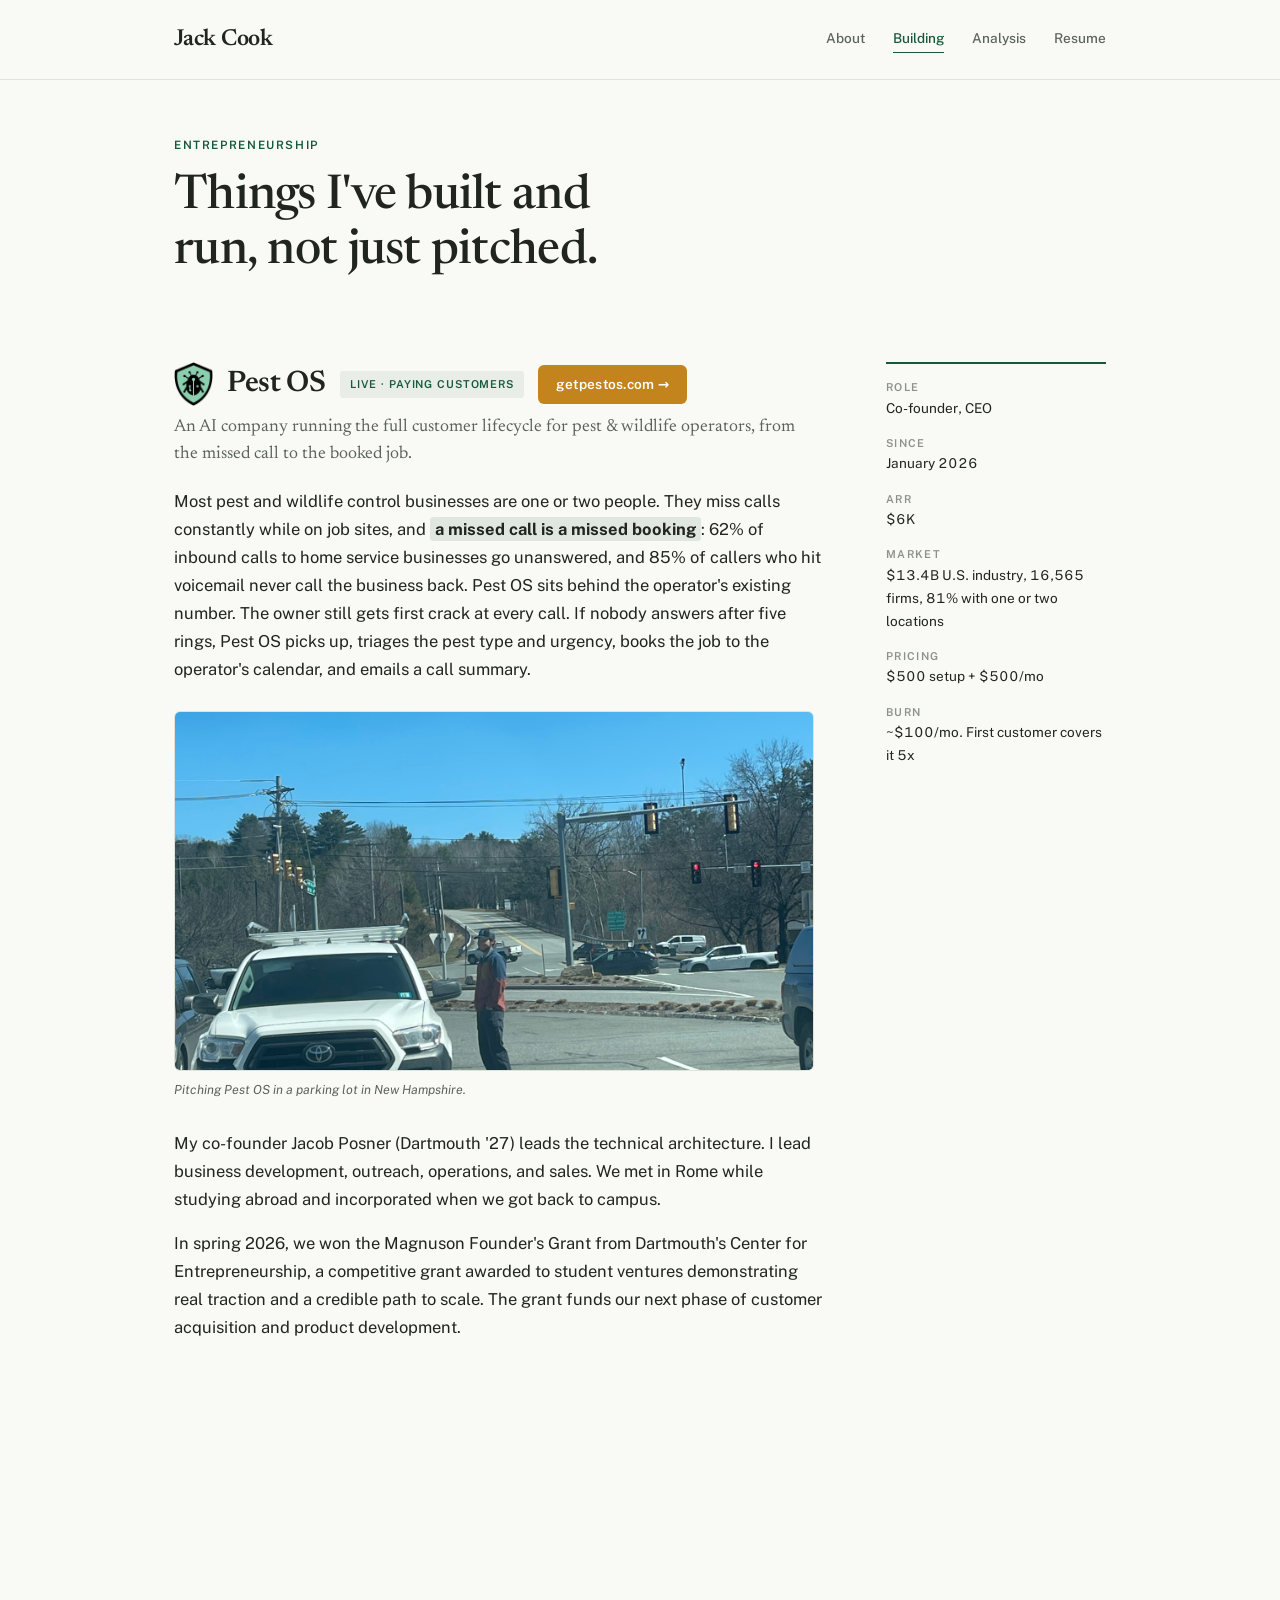
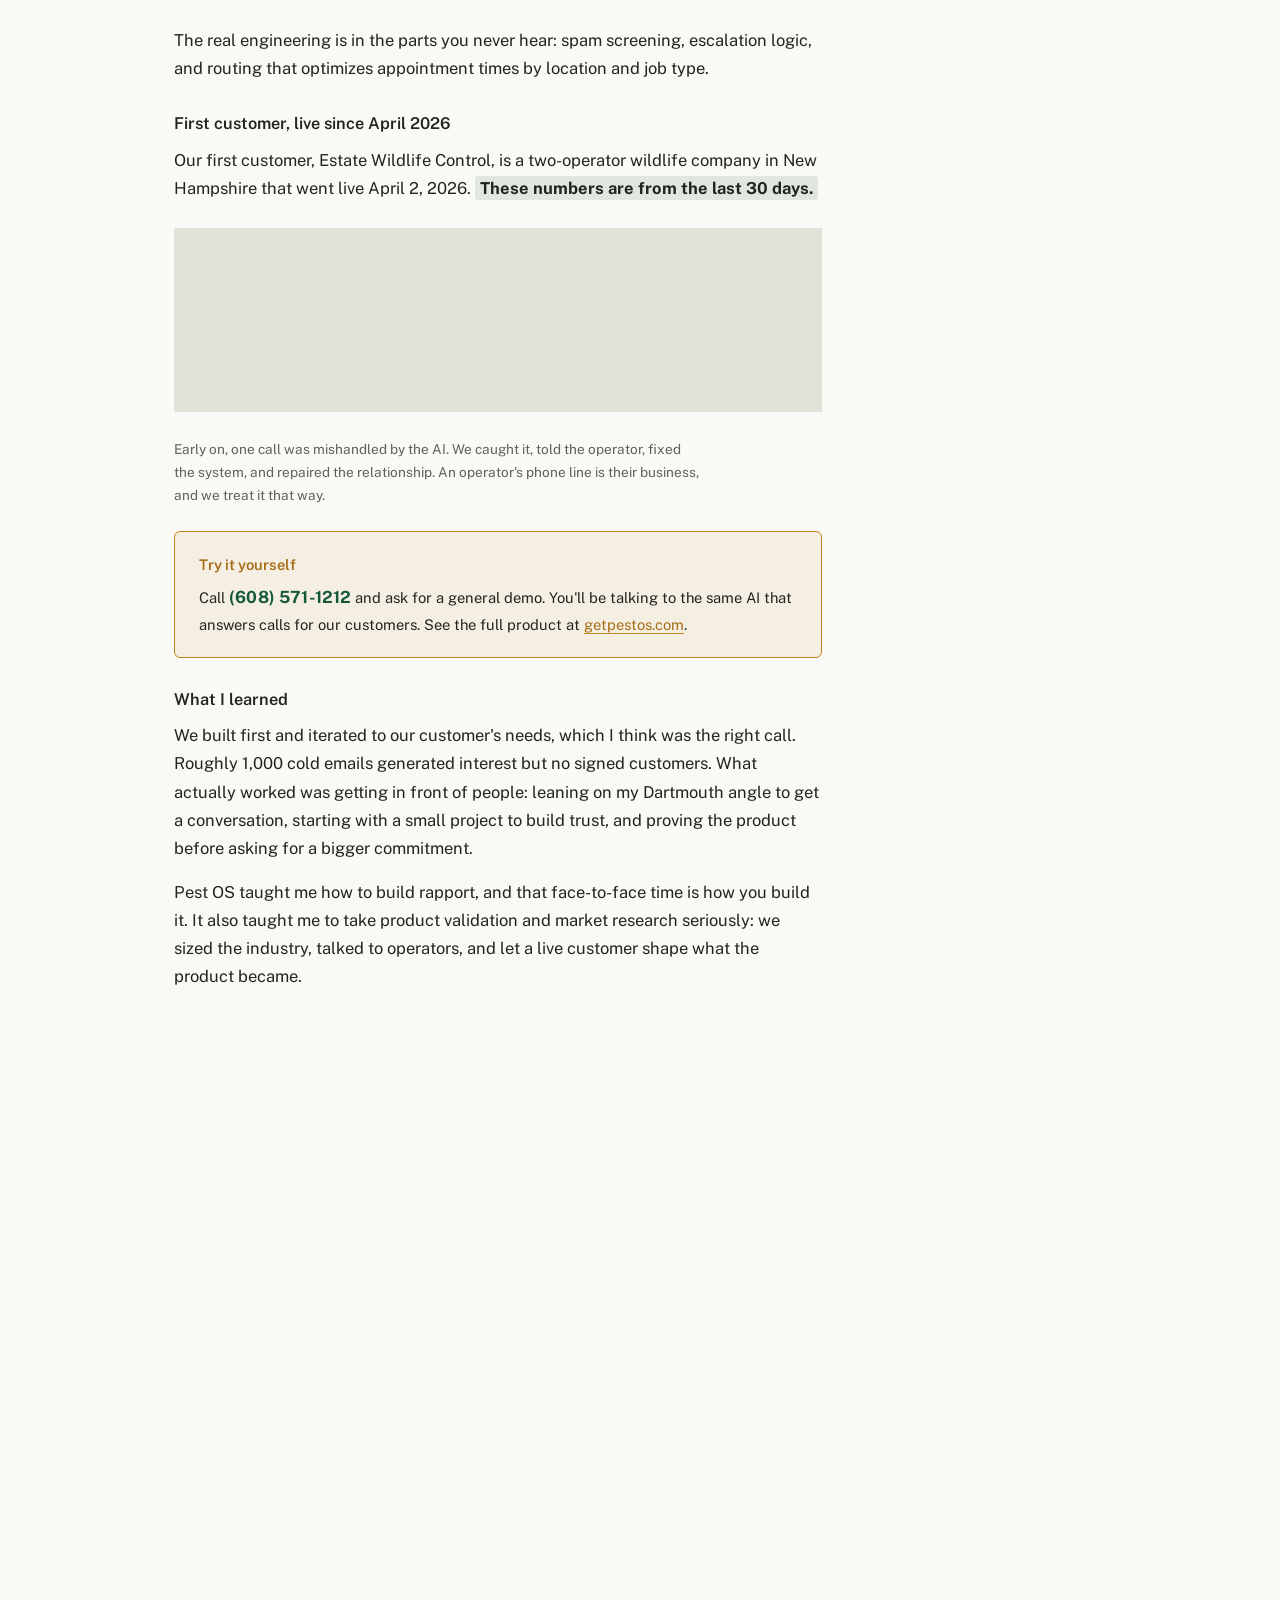
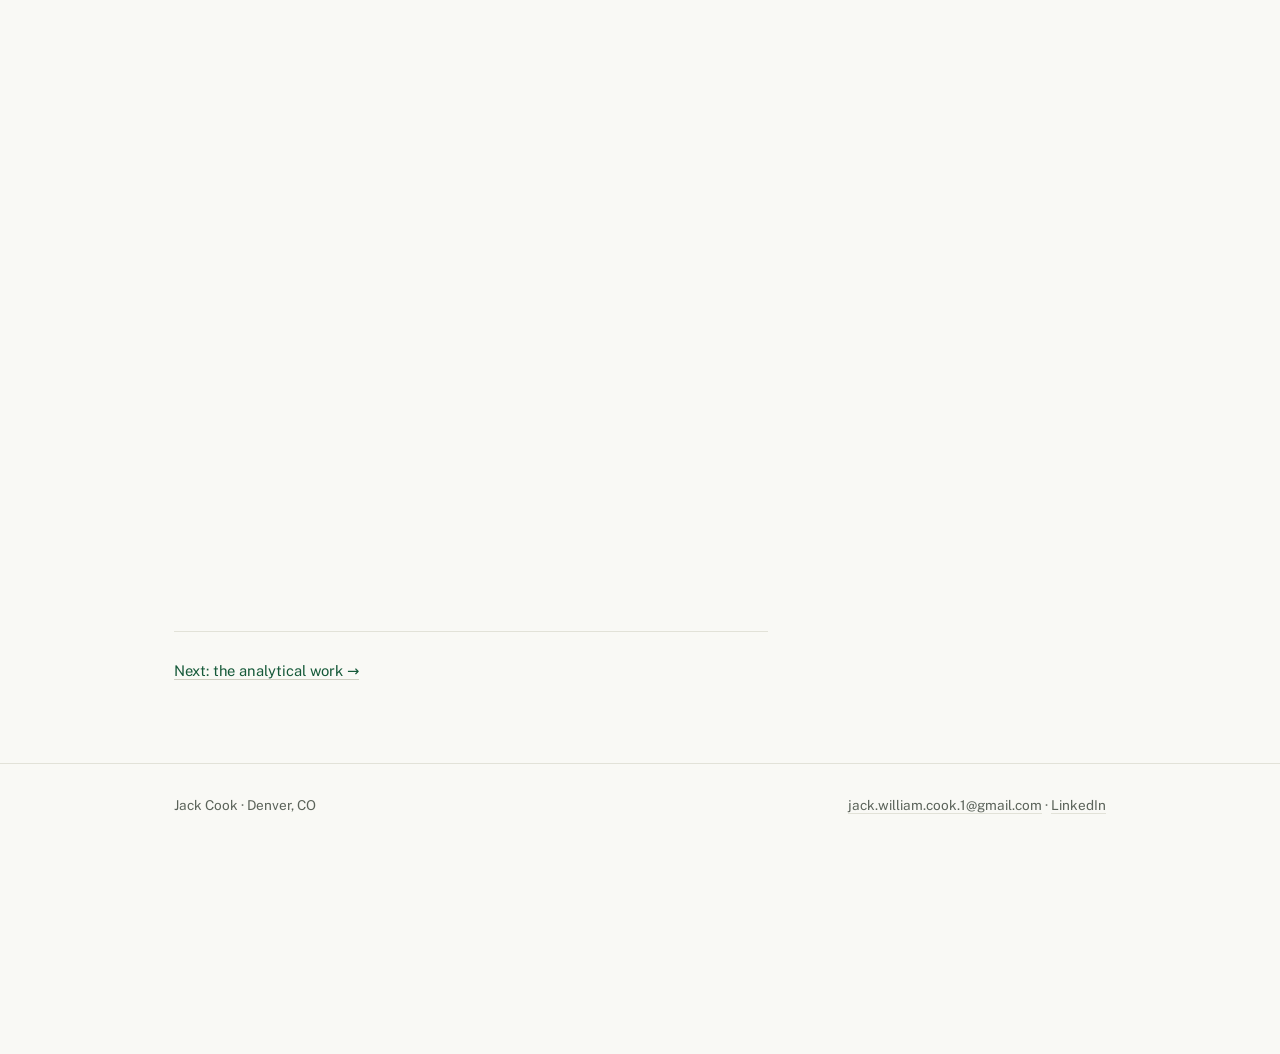
<file: ai.html>
<!DOCTYPE html>
<html lang="en">
<head>
<meta charset="UTF-8">
<meta http-equiv="refresh" content="0; url=building.html">
<link rel="canonical" href="https://jackcook.xyz/building.html">
<title>Jack Cook</title>
</head>
<body>
<p><a href="building.html">This page has moved.</a></p>
</body>
</html>
</file>
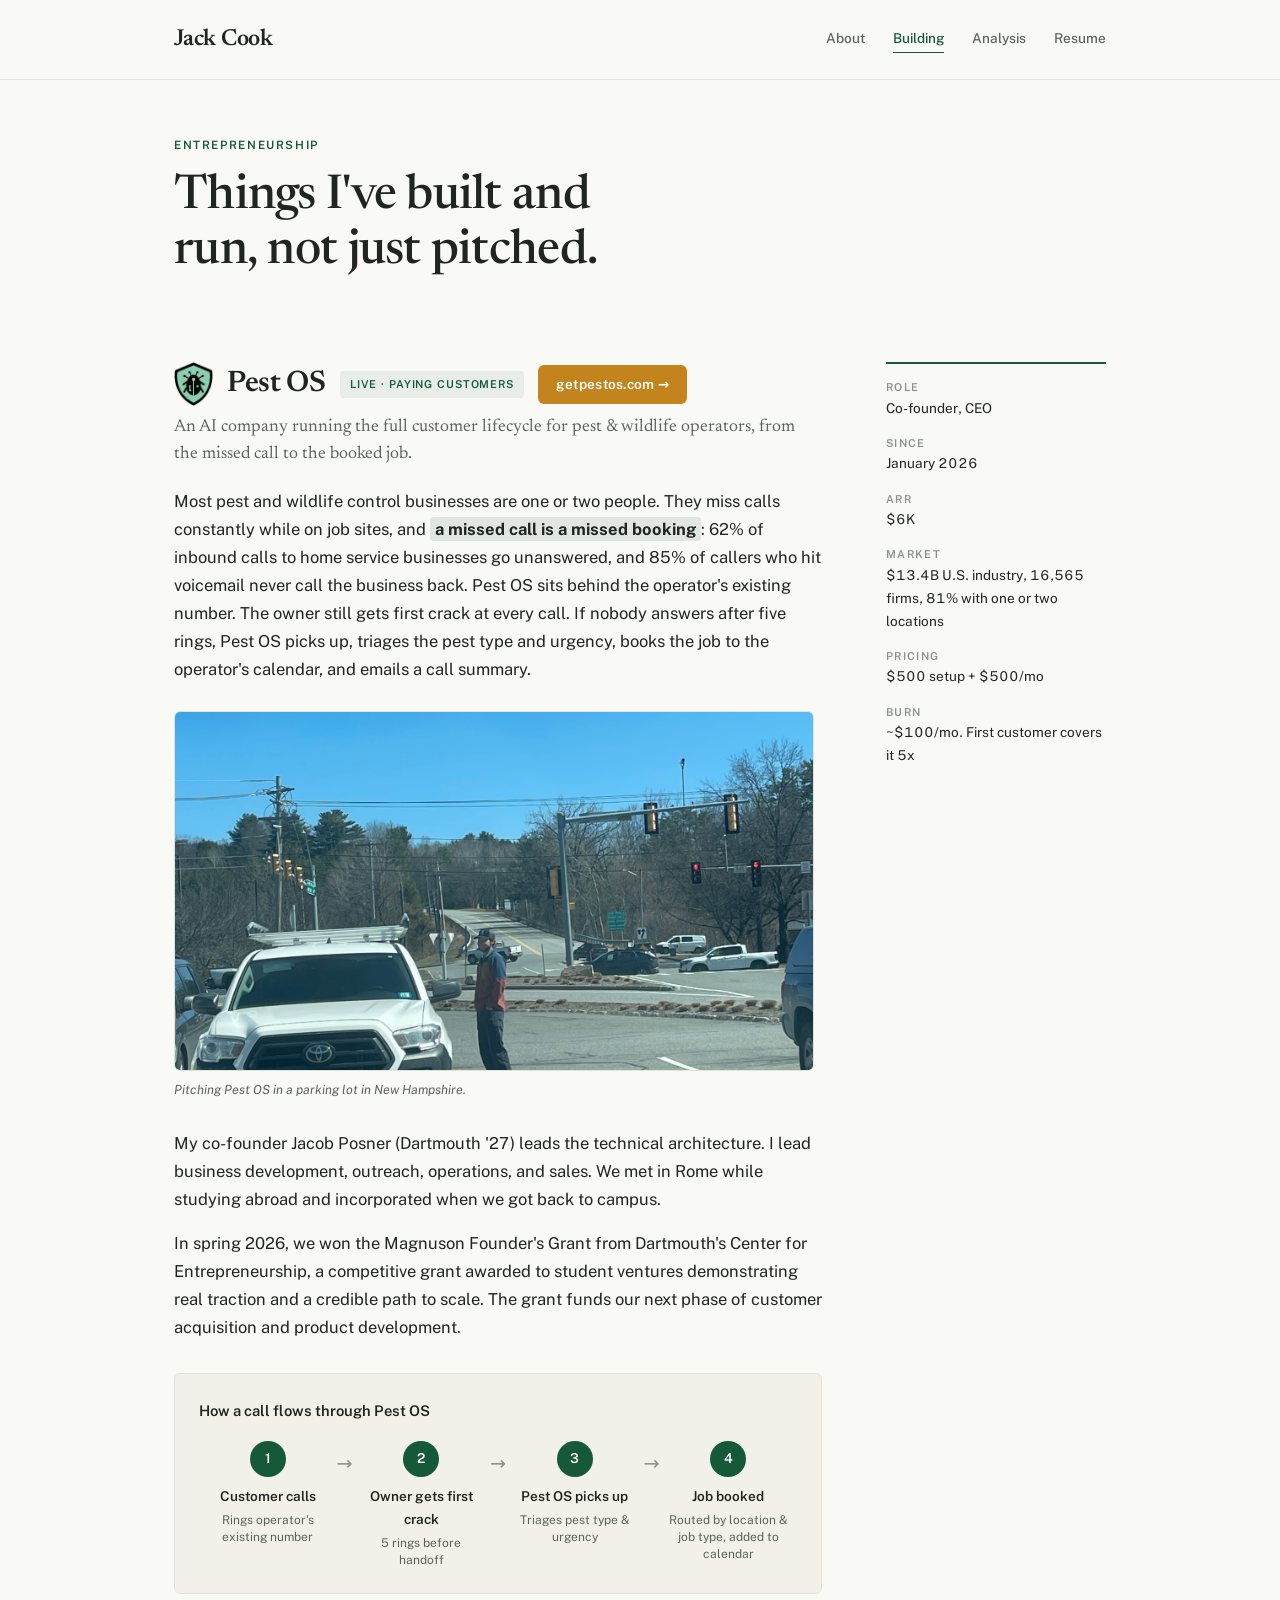
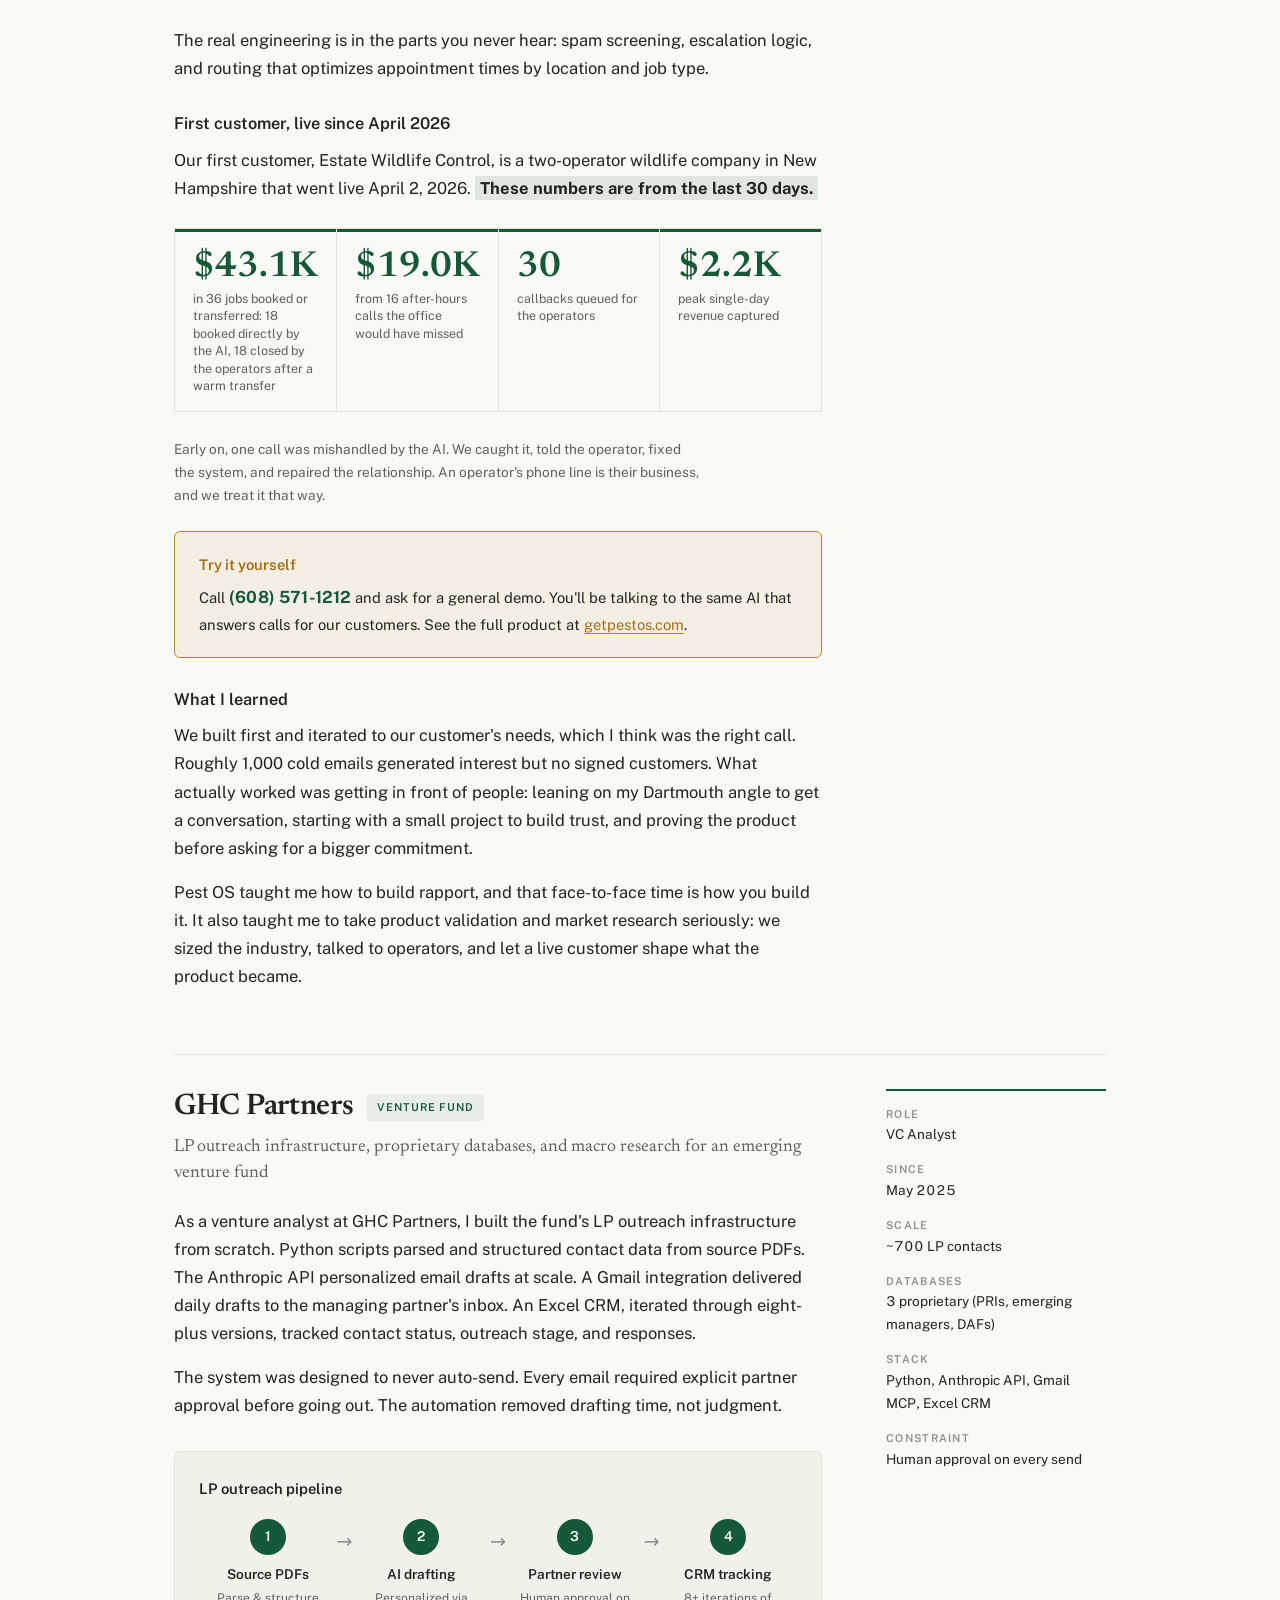
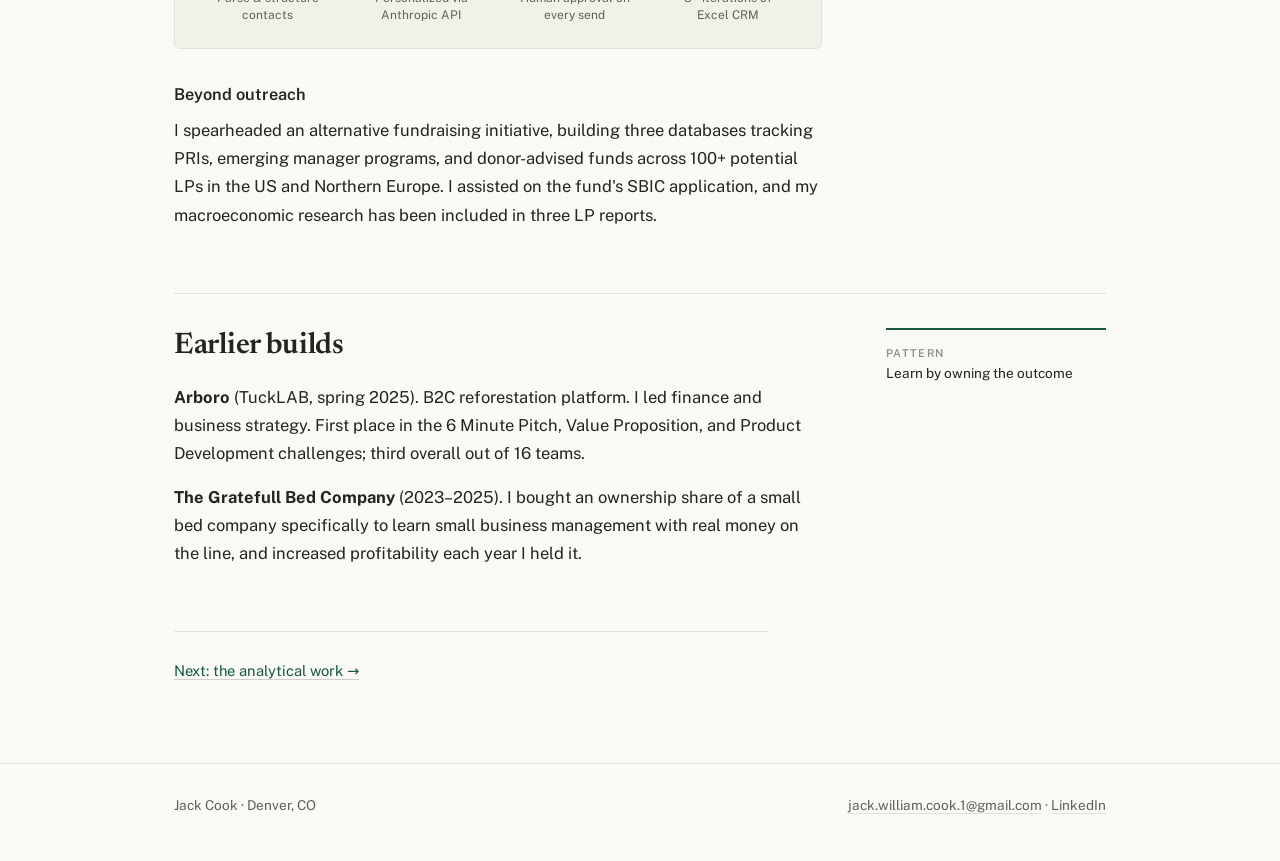
<file: building.html>
<!DOCTYPE html>
<html lang="en">
<head>
<meta charset="UTF-8">
<meta name="viewport" content="width=device-width, initial-scale=1.0">
<title>Entrepreneurship &middot; Jack Cook</title>
<meta name="description" content="Pest OS, a company managing the full customer lifecycle for pest and wildlife operators, and LP infrastructure built for GHC Partners.">
<link rel="preconnect" href="https://fonts.googleapis.com">
<link rel="preconnect" href="https://fonts.gstatic.com" crossorigin>
<link href="https://fonts.googleapis.com/css2?family=Newsreader:opsz,wght@6..72,400;6..72,500;6..72,600&family=Public+Sans:wght@400;500;600&display=swap" rel="stylesheet">
<link rel="stylesheet" href="styles.css?v=20">
<script>document.documentElement.classList.add('js')</script>
</head>
<body>

<header class="site">
  <div class="site-inner">
    <a class="brand" href="index.html">Jack Cook</a>
    <nav class="main" aria-label="Main">
      <a href="index.html">About</a>
      <a href="building.html" aria-current="page">Building</a>
      <a href="analysis.html">Analysis</a>
      <a href="resume.html">Resume</a>
    </nav>
  </div>
</header>

<main>
  <div class="wrap">

    <section>
      <p class="eyebrow">Entrepreneurship</p>
      <h1>Things I've built and run, not just pitched.</h1>
    </section>

    <!-- ===== PEST OS ===== -->
    <section class="project reveal" id="pestos">
      <div class="body">
        <div class="project-header">
          <img class="project-logo" src="assets/logos/pestos-logo.png" alt="Pest OS logo">
          <h2>Pest OS</h2>
          <span class="project-badge">Live &middot; Paying customers</span>
          <a class="doc doc-big" href="https://www.getpestos.com" target="_blank" rel="noopener">getpestos.com &rarr;</a>
        </div>
        <p class="project-tagline">An AI company running the full customer lifecycle for pest &amp; wildlife operators, from the missed call to the booked job.</p>

        <p>Most pest and wildlife control businesses are one or two people. They miss calls constantly while on job sites, and <strong><mark>a missed call is a missed booking</mark></strong>: 62% of inbound calls to home service businesses go unanswered, and 85% of callers who hit voicemail never call the business back. Pest OS sits behind the operator's existing number. The owner still gets first crack at every call. If nobody answers after five rings, Pest OS picks up, triages the pest type and urgency, books the job to the operator's calendar, and emails a call summary.</p>

        <figure class="feature-image">
          <img src="assets/photos/parking-lot-pitch.jpg" alt="Jack pitching Pest OS to a pest control company in a parking lot in New Hampshire">
          <figcaption>Pitching Pest OS in a parking lot in New Hampshire.</figcaption>
        </figure>

        <p>My co-founder Jacob Posner (Dartmouth '27) leads the technical architecture. I lead business development, outreach, operations, and sales. We met in Rome while studying abroad and incorporated when we got back to campus.</p>

        <p>In spring 2026, we won the Magnuson Founder's Grant from Dartmouth's Center for Entrepreneurship, a competitive grant awarded to student ventures demonstrating real traction and a credible path to scale. The grant funds our next phase of customer acquisition and product development.</p>

        <!-- How it works diagram -->
        <div class="flow-diagram reveal">
          <h3>How a call flows through Pest OS</h3>
          <div class="flow-steps stagger">
            <div class="flow-step">
              <div class="flow-icon">1</div>
              <div class="flow-label">Customer calls</div>
              <div class="flow-detail">Rings operator's existing number</div>
            </div>
            <div class="flow-arrow">&rarr;</div>
            <div class="flow-step">
              <div class="flow-icon">2</div>
              <div class="flow-label">Owner gets first crack</div>
              <div class="flow-detail">5 rings before handoff</div>
            </div>
            <div class="flow-arrow">&rarr;</div>
            <div class="flow-step">
              <div class="flow-icon">3</div>
              <div class="flow-label">Pest OS picks up</div>
              <div class="flow-detail">Triages pest type &amp; urgency</div>
            </div>
            <div class="flow-arrow">&rarr;</div>
            <div class="flow-step">
              <div class="flow-icon">4</div>
              <div class="flow-label">Job booked</div>
              <div class="flow-detail">Routed by location &amp; job type, added to calendar</div>
            </div>
          </div>
        </div>

        <p>The real engineering is in the parts you never hear: spam screening, escalation logic, and routing that optimizes appointment times by location and job type.</p>

        <h3>First customer, live since April 2026</h3>
        <p>Our first customer, Estate Wildlife Control, is a two-operator wildlife company in New Hampshire that went live April 2, 2026. <strong><mark>These numbers are from the last 30 days.</mark></strong></p>
        <div class="stats stagger">
          <div><span class="n">$43.2K</span><span class="l">in 36 jobs booked or transferred: 18 booked directly by the AI, 18 closed by the operators after a warm transfer</span></div>
          <div><span class="n">$19.2K</span><span class="l">from 16 after-hours calls the office would have missed</span></div>
          <div><span class="n">31</span><span class="l">callbacks queued for the operators</span></div>
          <div><span class="n">$2.4K</span><span class="l">peak single-day revenue captured</span></div>
        </div>

        <p class="small">Early on, one call was mishandled by the AI. We caught it, told the operator, fixed the system, and repaired the relationship. An operator's phone line is their business, and we treat it that way.</p>

        <div class="try-it">
          <h3>Try it yourself</h3>
          <p>Call <a href="tel:+16085711212"><strong>(608) 571-1212</strong></a> and ask for a general demo. You'll be talking to the same AI that answers calls for our customers. See the full product at <a href="https://www.getpestos.com" target="_blank" rel="noopener">getpestos.com</a>.</p>
        </div>

        <h3>What I learned</h3>
        <p>We built first and iterated to our customer's needs, which I think was the right call. Roughly 1,000 cold emails generated interest but no signed customers. What actually worked was getting in front of people: leaning on my Dartmouth angle to get a conversation, starting with a small project to build trust, and proving the product before asking for a bigger commitment.</p>
        <p>Pest OS taught me how to build rapport, and that face-to-face time is how you build it. It also taught me to take product validation and market research seriously: we sized the industry, talked to operators, and let a live customer shape what the product became.</p>

      </div>
      <dl class="facts">
        <dt>Role</dt><dd>Co-founder, CEO</dd>
        <dt>Since</dt><dd>January 2026</dd>
        <dt>ARR</dt><dd>$6K</dd>
        <dt>Market</dt><dd>$13.4B U.S. industry, 16,565 firms, 81% with one or two locations</dd>
        <dt>Pricing</dt><dd>$500 setup + $500/mo</dd>
        <dt>Burn</dt><dd>~$100/mo. First customer covers it 5x</dd>
      </dl>
    </section>

    <!-- ===== GHC PARTNERS ===== -->
    <section class="project reveal" id="ghc">
      <div class="body">
        <div class="project-header">
          <h2>GHC Partners</h2>
          <span class="project-badge">Venture Fund</span>
        </div>
        <p class="project-tagline">LP outreach infrastructure, proprietary databases, and macro research for an emerging venture fund</p>

        <p>As a venture analyst at GHC Partners, I built the fund's LP outreach infrastructure from scratch. Python scripts parsed and structured contact data from source PDFs. The Anthropic API personalized email drafts at scale. A Gmail integration delivered daily drafts to the managing partner's inbox. An Excel CRM, iterated through eight-plus versions, tracked contact status, outreach stage, and responses.</p>
        <p>The system was designed to never auto-send. Every email required explicit partner approval before going out. The automation removed drafting time, not judgment.</p>

        <!-- Outreach system diagram -->
        <div class="flow-diagram reveal">
          <h3>LP outreach pipeline</h3>
          <div class="flow-steps stagger">
            <div class="flow-step">
              <div class="flow-icon">1</div>
              <div class="flow-label">Source PDFs</div>
              <div class="flow-detail">Parse &amp; structure contacts</div>
            </div>
            <div class="flow-arrow">&rarr;</div>
            <div class="flow-step">
              <div class="flow-icon">2</div>
              <div class="flow-label">AI drafting</div>
              <div class="flow-detail">Personalized via Anthropic API</div>
            </div>
            <div class="flow-arrow">&rarr;</div>
            <div class="flow-step">
              <div class="flow-icon">3</div>
              <div class="flow-label">Partner review</div>
              <div class="flow-detail">Human approval on every send</div>
            </div>
            <div class="flow-arrow">&rarr;</div>
            <div class="flow-step">
              <div class="flow-icon">4</div>
              <div class="flow-label">CRM tracking</div>
              <div class="flow-detail">8+ iterations of Excel CRM</div>
            </div>
          </div>
        </div>

        <h3>Beyond outreach</h3>
        <p>I spearheaded an alternative fundraising initiative, building three databases tracking PRIs, emerging manager programs, and donor-advised funds across 100+ potential LPs in the US and Northern Europe. I assisted on the fund's SBIC application, and my macroeconomic research has been included in three LP reports.</p>
      </div>
      <dl class="facts">
        <dt>Role</dt><dd>VC Analyst</dd>
        <dt>Since</dt><dd>May 2025</dd>
        <dt>Scale</dt><dd>~700 LP contacts</dd>
        <dt>Databases</dt><dd>3 proprietary (PRIs, emerging managers, DAFs)</dd>
        <dt>Stack</dt><dd>Python, Anthropic API, Gmail MCP, Excel CRM</dd>
        <dt>Constraint</dt><dd>Human approval on every send</dd>
      </dl>
    </section>

    <!-- ===== EARLIER ===== -->
    <section class="project reveal" id="earlier">
      <div class="body">
        <h2>Earlier builds</h2>
        <p><strong>Arboro</strong> (TuckLAB, spring 2025). B2C reforestation platform. I led finance and business strategy. First place in the 6 Minute Pitch, Value Proposition, and Product Development challenges; third overall out of 16 teams.</p>
        <p><strong>The Gratefull Bed Company</strong> (2023&ndash;2025). I bought an ownership share of a small bed company specifically to learn small business management with real money on the line, and increased profitability each year I held it.</p>
      </div>
      <dl class="facts">
        <dt>Pattern</dt><dd>Learn by owning the outcome</dd>
      </dl>
    </section>

    <p class="next"><a href="analysis.html">Next: the analytical work &rarr;</a></p>

  </div>
</main>

<footer class="site">
  <div class="foot-inner">
    <span>Jack Cook &middot; Denver, CO</span>
    <span><a href="mailto:jack.william.cook.1@gmail.com">jack.william.cook.1@gmail.com</a> &middot; <a href="https://www.linkedin.com/in/jack-w-cook">LinkedIn</a></span>
  </div>
</footer>

<script src="main.js?v=17"></script>
<script data-goatcounter="https://jackcook.goatcounter.com/count" async src="//gc.zgo.at/count.js"></script>
</body>
</html>
</file>
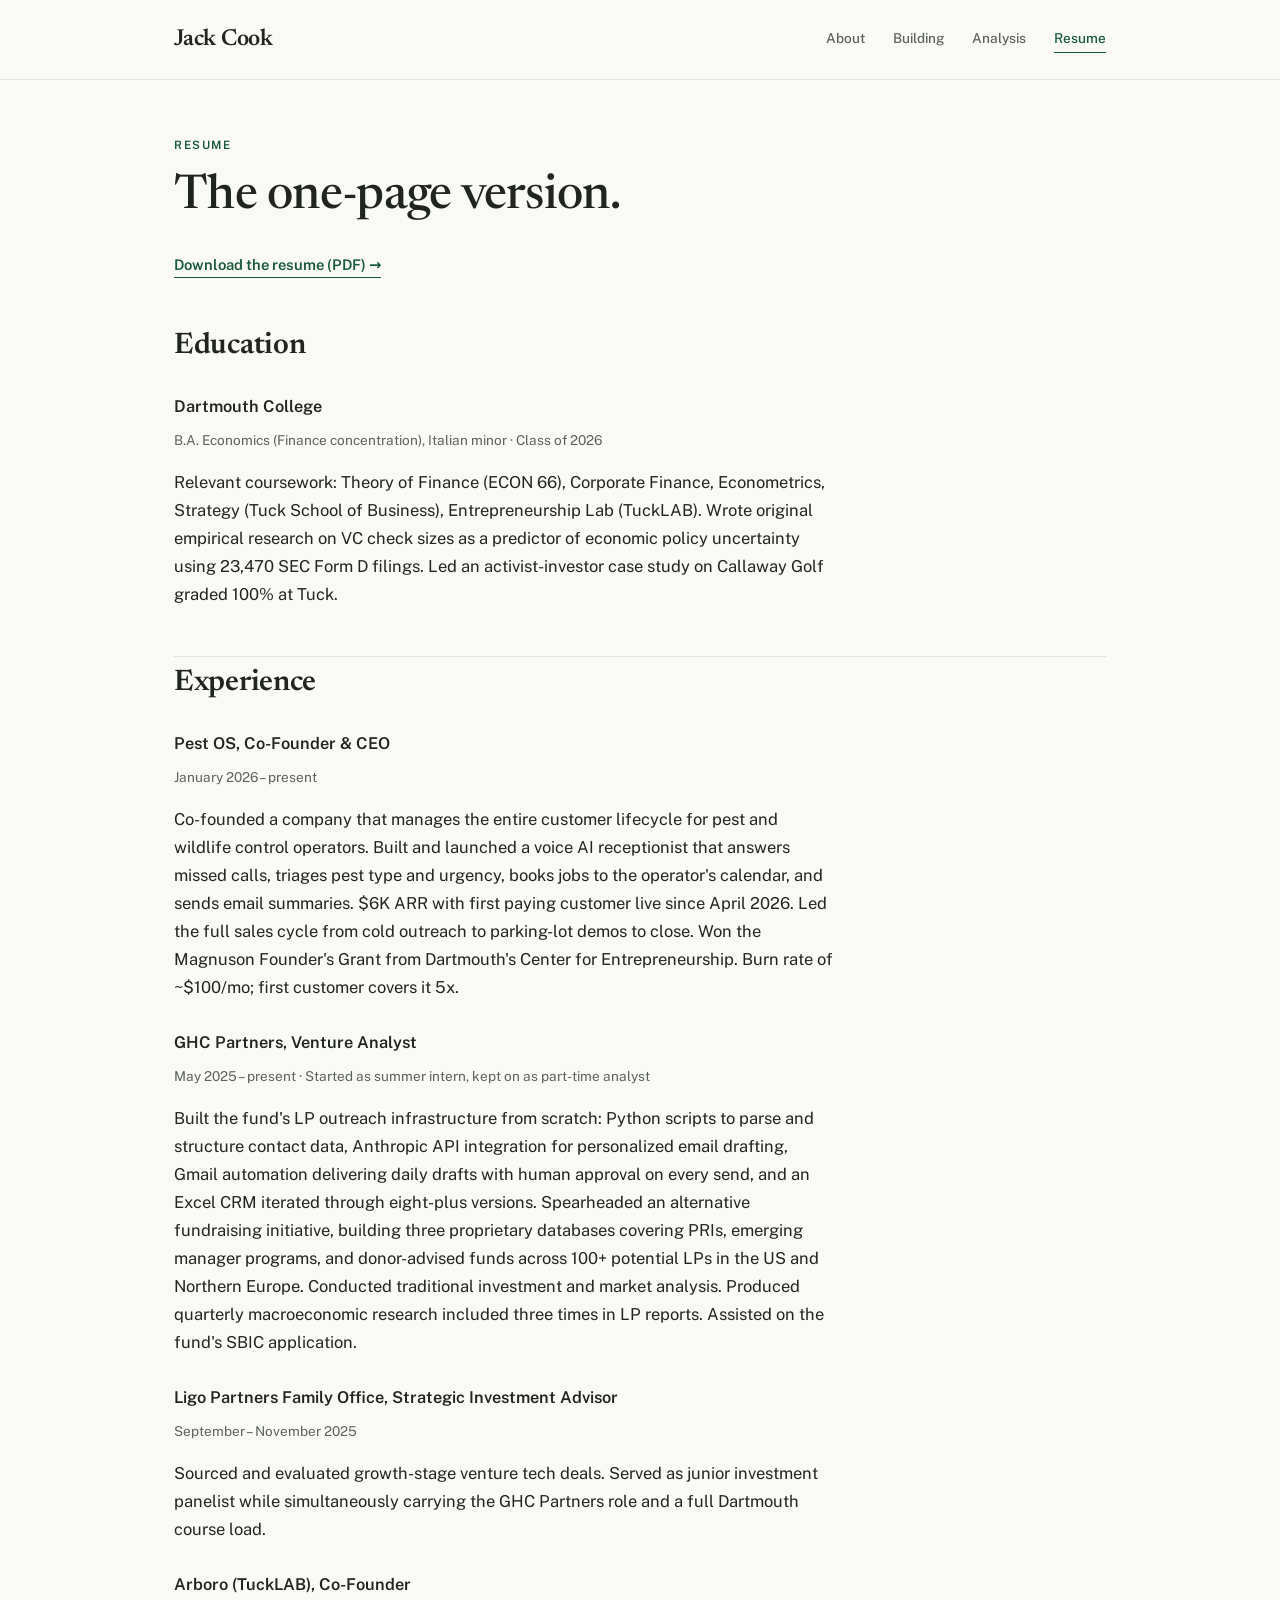
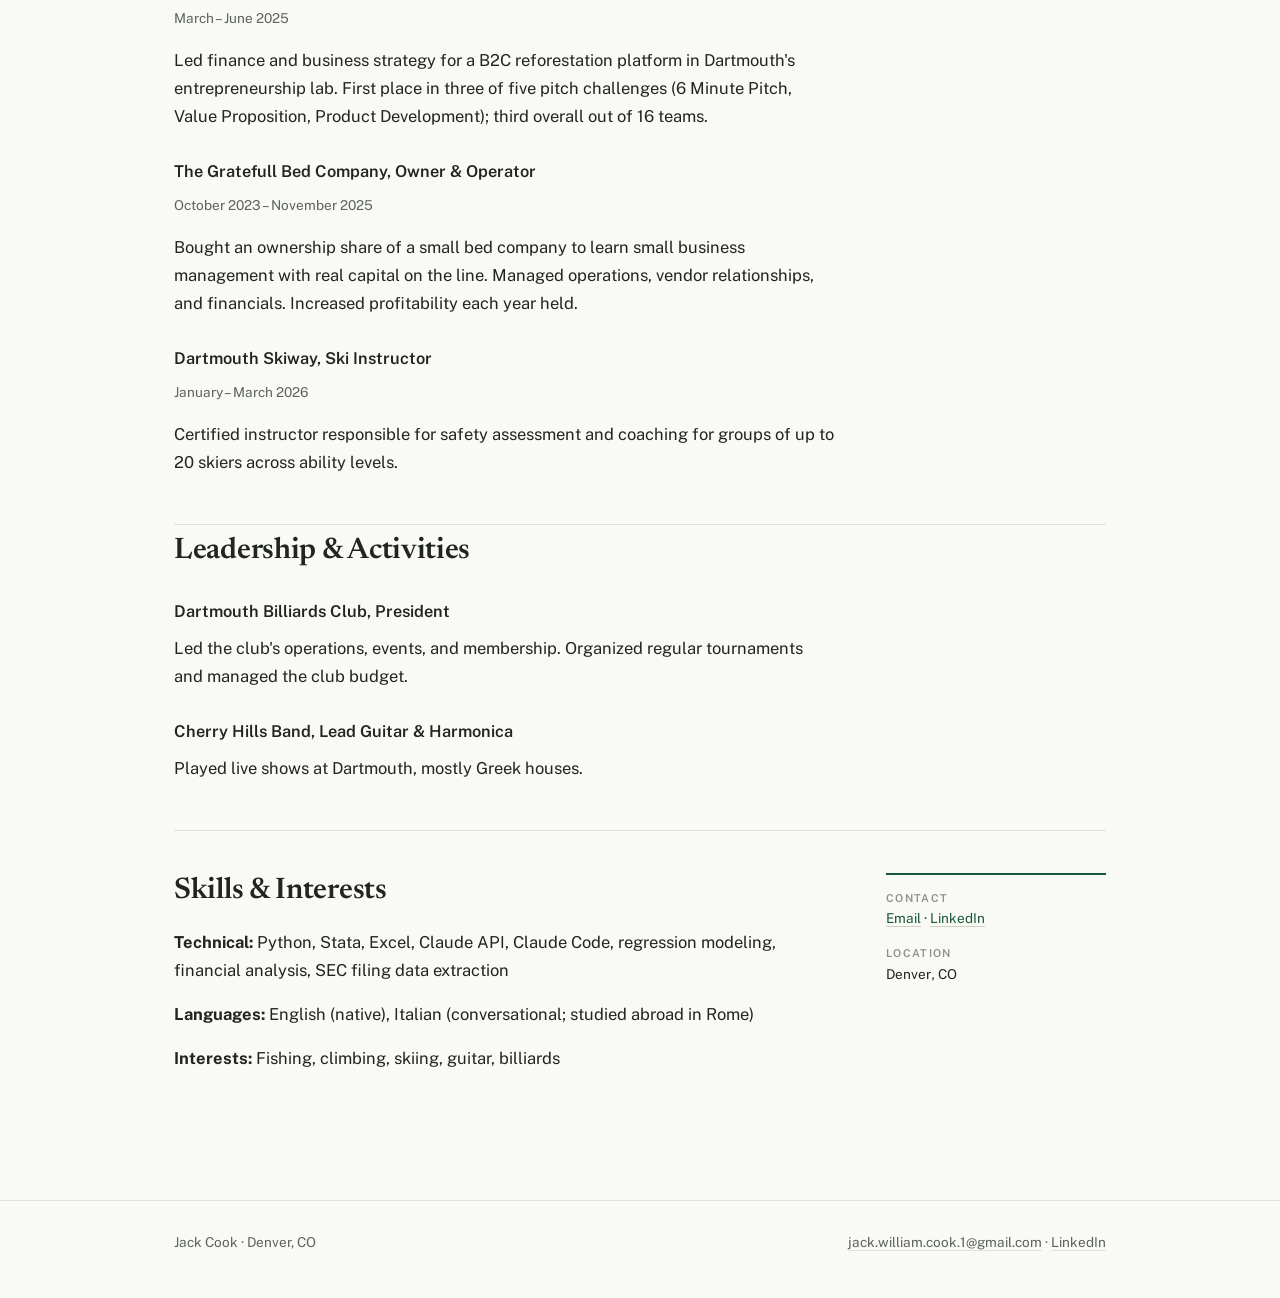
<file: resume.html>
<!DOCTYPE html>
<html lang="en">
<head>
<meta charset="UTF-8">
<meta name="viewport" content="width=device-width, initial-scale=1.0">
<title>Resume &middot; Jack Cook</title>
<meta name="description" content="Jack Cook's resume. Dartmouth Economics '26, co-founder of Pest OS, venture analyst at GHC Partners.">
<link rel="preconnect" href="https://fonts.googleapis.com">
<link rel="preconnect" href="https://fonts.gstatic.com" crossorigin>
<link href="https://fonts.googleapis.com/css2?family=Newsreader:opsz,wght@6..72,400;6..72,500;6..72,600&family=Public+Sans:wght@400;500;600&display=swap" rel="stylesheet">
<link rel="stylesheet" href="styles.css?v=20">
<script>document.documentElement.classList.add('js')</script>
</head>
<body>

<header class="site">
  <div class="site-inner">
    <a class="brand" href="index.html">Jack Cook</a>
    <nav class="main" aria-label="Main">
      <a href="index.html">About</a>
      <a href="building.html">Building</a>
      <a href="analysis.html">Analysis</a>
      <a href="resume.html" aria-current="page">Resume</a>
    </nav>
  </div>
</header>

<main>
  <div class="wrap">

    <section>
      <p class="eyebrow">Resume</p>
      <h1>The one-page version.</h1>
      <p class="lede"><a class="doc" href="assets/jack-cook-resume.pdf?v=3">Download the resume (PDF) &rarr;</a></p>
    </section>

    <section class="reveal">
      <h2>Education</h2>
      <h3>Dartmouth College</h3>
      <p class="muted small">B.A. Economics (Finance concentration), Italian minor &middot; Class of 2026</p>
      <p>Relevant coursework: Theory of Finance (ECON 66), Corporate Finance, Econometrics, Strategy (Tuck School of Business), Entrepreneurship Lab (TuckLAB). Wrote original empirical research on VC check sizes as a predictor of economic policy uncertainty using 23,470 SEC Form D filings. Led an activist-investor case study on Callaway Golf graded 100% at Tuck.</p>
    </section>

    <hr class="rule">

    <section class="reveal">
      <h2>Experience</h2>

      <h3>Pest OS, Co-Founder &amp; CEO</h3>
      <p class="muted small">January 2026 &ndash; present</p>
      <p>Co-founded a company that manages the entire customer lifecycle for pest and wildlife control operators. Built and launched a voice AI receptionist that answers missed calls, triages pest type and urgency, books jobs to the operator's calendar, and sends email summaries. $6K ARR with first paying customer live since April 2026. Led the full sales cycle from cold outreach to parking-lot demos to close. Won the Magnuson Founder's Grant from Dartmouth's Center for Entrepreneurship. Burn rate of ~$100/mo; first customer covers it 5x.</p>

      <h3>GHC Partners, Venture Analyst</h3>
      <p class="muted small">May 2025 &ndash; present &middot; Started as summer intern, kept on as part-time analyst</p>
      <p>Built the fund's LP outreach infrastructure from scratch: Python scripts to parse and structure contact data, Anthropic API integration for personalized email drafting, Gmail automation delivering daily drafts with human approval on every send, and an Excel CRM iterated through eight-plus versions. Spearheaded an alternative fundraising initiative, building three proprietary databases covering PRIs, emerging manager programs, and donor-advised funds across 100+ potential LPs in the US and Northern Europe. Conducted traditional investment and market analysis. Produced quarterly macroeconomic research included three times in LP reports. Assisted on the fund's SBIC application.</p>

      <h3>Ligo Partners Family Office, Strategic Investment Advisor</h3>
      <p class="muted small">September &ndash; November 2025</p>
      <p>Sourced and evaluated growth-stage venture tech deals. Served as junior investment panelist while simultaneously carrying the GHC Partners role and a full Dartmouth course load.</p>

      <h3>Arboro (TuckLAB), Co-Founder</h3>
      <p class="muted small">March &ndash; June 2025</p>
      <p>Led finance and business strategy for a B2C reforestation platform in Dartmouth's entrepreneurship lab. First place in three of five pitch challenges (6 Minute Pitch, Value Proposition, Product Development); third overall out of 16 teams.</p>

      <h3>The Gratefull Bed Company, Owner &amp; Operator</h3>
      <p class="muted small">October 2023 &ndash; November 2025</p>
      <p>Bought an ownership share of a small bed company to learn small business management with real capital on the line. Managed operations, vendor relationships, and financials. Increased profitability each year held.</p>

      <h3>Dartmouth Skiway, Ski Instructor</h3>
      <p class="muted small">January &ndash; March 2026</p>
      <p>Certified instructor responsible for safety assessment and coaching for groups of up to 20 skiers across ability levels.</p>
    </section>

    <hr class="rule">

    <section class="reveal">
      <h2>Leadership &amp; Activities</h2>
      <h3>Dartmouth Billiards Club, President</h3>
      <p>Led the club's operations, events, and membership. Organized regular tournaments and managed the club budget.</p>
      <h3>Cherry Hills Band, Lead Guitar &amp; Harmonica</h3>
      <p>Played live shows at Dartmouth, mostly Greek houses.</p>
    </section>

    <hr class="rule">

    <section class="project reveal">
      <div class="body">
        <h2>Skills &amp; Interests</h2>
        <p><strong>Technical:</strong> Python, Stata, Excel, Claude API, Claude Code, regression modeling, financial analysis, SEC filing data extraction</p>
        <p><strong>Languages:</strong> English (native), Italian (conversational; studied abroad in Rome)</p>
        <p><strong>Interests:</strong> Fishing, climbing, skiing, guitar, billiards</p>
      </div>
      <dl class="facts">
        <dt>Contact</dt><dd><a href="mailto:jack.william.cook.1@gmail.com">Email</a> &middot; <a href="https://www.linkedin.com/in/jack-w-cook">LinkedIn</a></dd>
        <dt>Location</dt><dd>Denver, CO</dd>
      </dl>
    </section>

  </div>
</main>

<footer class="site">
  <div class="foot-inner">
    <span>Jack Cook &middot; Denver, CO</span>
    <span><a href="mailto:jack.william.cook.1@gmail.com">jack.william.cook.1@gmail.com</a> &middot; <a href="https://www.linkedin.com/in/jack-w-cook">LinkedIn</a></span>
  </div>
</footer>

<script src="main.js?v=17"></script>
<script data-goatcounter="https://jackcook.goatcounter.com/count" async src="//gc.zgo.at/count.js"></script>
</body>
</html>
</file>
<file: styles.css>
/* Jack Cook portfolio - shared styles */

:root{
  --paper:#F9F9F5;
  --paper-2:#F1F1EA;
  --ink:#21251F;
  --dim:#5B635A;
  --faint:#8B9289;
  --line:#E2E2D8;
  --line-strong:#CFCFC2;
  --green:#155939;
  --green-dark:#0F4129;
  --green-tint:rgba(21,89,57,.07);
  --accent:#C4841D;
  --accent-dark:#A66D15;
  --accent-tint:rgba(196,132,29,.08);
  --serif:'Newsreader',Georgia,'Times New Roman',serif;
  --sans:'Public Sans',-apple-system,system-ui,sans-serif;
  --maxw:980px;
  --prose:66ch;
}

*{box-sizing:border-box;margin:0;padding:0}
html{-webkit-text-size-adjust:100%}
body{
  background:var(--paper);
  color:var(--ink);
  font-family:var(--sans);
  font-size:16.5px;
  line-height:1.7;
  -webkit-font-smoothing:antialiased;
}
::selection{background:var(--green-tint);color:var(--ink)}
img{display:block;max-width:100%}
a{color:var(--green);text-decoration:none;border-bottom:1px solid var(--line-strong);transition:border-color .15s,color .15s}
a:hover{color:var(--green-dark);border-bottom-color:var(--green)}
a:focus-visible{outline:2px solid var(--green);outline-offset:3px;border-radius:2px}

.wrap{max-width:var(--maxw);margin:0 auto;padding:0 24px}

/* ---------- header ---------- */
header.site{
  border-bottom:1px solid var(--line);
  background:var(--paper);
}
.site-inner{
  max-width:var(--maxw);margin:0 auto;padding:20px 24px;
  display:flex;align-items:center;justify-content:space-between;gap:16px;flex-wrap:wrap;
}
.brand{
  font-family:var(--serif);font-weight:600;font-size:1.45rem;letter-spacing:-.01em;
  color:var(--ink);border-bottom:none;
}
.brand:hover{color:var(--green-dark)}
nav.main{display:flex;gap:clamp(14px,3vw,28px);flex-wrap:wrap}
nav.main a{
  font-size:.85rem;font-weight:500;color:var(--dim);
  border-bottom:1px solid transparent;padding-bottom:2px;
}
nav.main a:hover{color:var(--ink);border-bottom-color:var(--line-strong)}
nav.main a[aria-current="page"]{color:var(--green);border-bottom-color:var(--green)}

/* ---------- structure ---------- */
main{
  padding:clamp(36px,5vw,56px) 0 32px;
  animation:pageIn .35s ease-out both;
}
@keyframes pageIn{from{opacity:0}to{opacity:1}}
section{margin-bottom:clamp(32px,4vw,48px)}
.eyebrow{
  font-size:.72rem;font-weight:600;letter-spacing:.14em;text-transform:uppercase;
  color:var(--green);margin-bottom:14px;
}
h1{
  font-family:var(--serif);font-weight:500;letter-spacing:-.015em;
  font-size:clamp(2rem,4.6vw,3rem);line-height:1.15;max-width:22ch;
  text-wrap:balance;
}
h2{
  font-family:var(--serif);font-weight:600;letter-spacing:-.01em;
  font-size:clamp(1.45rem,2.6vw,1.85rem);line-height:1.25;margin-bottom:18px;
}
h3{
  font-family:var(--sans);font-weight:600;font-size:1.02rem;margin:28px 0 8px;
}
p{max-width:var(--prose);margin-bottom:16px}
p.lede{
  font-size:clamp(1.05rem,1.6vw,1.2rem);color:var(--ink);line-height:1.65;
  margin-top:22px;
}
.muted{color:var(--dim)}
.small{font-size:.85rem;color:var(--dim)}
.section-sub{
  font-family:var(--serif);font-size:.95rem;font-style:italic;
  color:var(--dim);line-height:1.5;margin-top:-12px;margin-bottom:20px;
}
mark,.highlight{
  background:rgba(21,89,57,.11);color:var(--ink);
  padding:2px 5px;border-radius:3px;
  font-style:normal;font-weight:inherit;
}

hr.rule{border:none;border-top:1px solid var(--line);margin:8px 0}

/* ---------- about grid (professional + interests) ---------- */
.about-grid{
  display:grid;grid-template-columns:1fr 1fr;
  gap:clamp(28px,5vw,56px);
  margin-bottom:clamp(32px,4vw,48px);
}
.about-grid section{margin-bottom:0}
.about-grid p{max-width:none}

/* ---------- hero with headshot ---------- */
.hero-section{
  display:grid;grid-template-columns:1fr auto;gap:clamp(28px,5vw,56px);
  align-items:start;
}
.hero-text{min-width:0}
.headshot-wrap{
  flex-shrink:0;
  width:clamp(160px,20vw,240px);
  margin-top:16px;
}
.headshot{
  width:100%;aspect-ratio:1;object-fit:cover;
  border-radius:50%;
  border:3px solid var(--line);
  background:var(--paper-2);
}

/* ---------- slideshow ---------- */
.slideshow{
  position:relative;
  max-width:720px;
  margin:0 auto;
}
.slideshow-track{
  position:relative;
  overflow:hidden;
  border-radius:6px;
  border:1px solid var(--line);
  background:var(--paper-2);
}
.slide{
  display:none;
  animation:fadeIn .5s ease;
}
.slide.active{display:block}
.slide img{
  width:100%;aspect-ratio:3/2;object-fit:cover;
  display:block;
}
.slide figcaption{
  padding:12px 18px;
  font-size:.82rem;color:var(--dim);
  background:var(--paper);
  border-top:1px solid var(--line);
}
@keyframes fadeIn{
  from{opacity:0}
  to{opacity:1}
}
.slideshow-controls{
  display:flex;align-items:center;justify-content:center;
  gap:14px;margin-top:14px;
}
.slide-btn{
  background:none;border:1px solid var(--line-strong);
  width:36px;height:36px;min-width:36px;min-height:36px;border-radius:50%;
  color:var(--dim);cursor:pointer;
  display:inline-flex;align-items:center;justify-content:center;
  padding:0;margin:0;
  line-height:1;font-size:0;
  vertical-align:middle;
  flex-shrink:0;
  transition:border-color .15s,color .15s;
}
.slide-btn svg{display:block;flex-shrink:0}
.slide-btn:hover{border-color:var(--green);color:var(--green)}
.slide-dots{display:flex;gap:8px;align-items:center}
.dot{
  width:8px;height:8px;border-radius:50%;
  background:var(--line-strong);border:none;
  cursor:pointer;padding:0;
  line-height:0;font-size:0;
  transition:background .15s;
}
.dot.active{background:var(--green)}

/* ---------- project blocks with fact rail ---------- */
.project{
  display:grid;grid-template-columns:minmax(0,1fr) 220px;gap:clamp(28px,5vw,64px);
  padding-top:34px;
}
.project + .project{margin-top:40px;border-top:1px solid var(--line)}
.project .body{min-width:0}
.facts{
  align-self:start;
  border-top:2px solid var(--green);
  padding-top:14px;
  font-size:.85rem;
}
.facts dt{
  font-size:.68rem;font-weight:600;letter-spacing:.12em;text-transform:uppercase;
  color:var(--faint);margin-top:14px;
}
.facts dt:first-child{margin-top:0}
.facts dd{color:var(--ink);font-variant-numeric:tabular-nums}

/* ---------- project header ---------- */
.project-header{
  display:flex;align-items:center;gap:14px;flex-wrap:wrap;
  margin-bottom:8px;
}
.project-header h2{margin-bottom:0}
.project-logo{height:44px;width:auto}
.project-badge{
  display:inline-block;
  font-size:.68rem;font-weight:600;letter-spacing:.08em;text-transform:uppercase;
  color:var(--green);
  background:var(--green-tint);
  padding:4px 10px;border-radius:3px;
}
.project-tagline{
  font-family:var(--serif);font-size:1.1rem;
  color:var(--dim);line-height:1.5;
  margin-bottom:20px;max-width:var(--prose);
}

/* ---------- feature image ---------- */
.feature-image{
  margin:28px 0;max-width:640px;
}
.feature-image img{
  width:100%;max-height:360px;object-fit:cover;
  border-radius:6px;
  border:1px solid var(--line);
  background:var(--paper-2);
}
.feature-image figcaption{
  font-size:.78rem;color:var(--dim);margin-top:8px;
  font-style:italic;
}

/* ---------- try-it CTA ---------- */
.try-it{
  margin:24px 0;padding:20px 24px;
  background:var(--accent-tint);border:1px solid var(--accent);border-radius:6px;
}
.try-it h3{margin:0 0 6px;font-size:.92rem;color:var(--accent-dark)}
.try-it p{font-size:.92rem;margin-bottom:0}
.try-it a[href^="tel"]{
  border-bottom:none;font-size:1.05rem;letter-spacing:.01em;
}
.try-it a[href*="getpestos"]{
  color:var(--accent-dark);border-bottom:1px solid var(--accent);
}
.try-it a[href*="getpestos"]:hover{
  color:var(--ink);border-bottom-color:var(--accent-dark);
}

/* ---------- flow diagram ---------- */
.flow-diagram{
  margin:32px 0;padding:24px;
  background:var(--paper-2);border:1px solid var(--line);border-radius:6px;
}
.flow-diagram h3{margin:0 0 18px;font-size:.92rem}
.flow-steps{
  display:flex;align-items:flex-start;gap:0;
  overflow-x:auto;
}
.flow-step{
  flex:1;min-width:120px;text-align:center;
  padding:0 8px;
}
.flow-icon{
  width:36px;height:36px;border-radius:50%;
  background:var(--green);color:#fff;
  font-weight:600;font-size:.85rem;
  display:flex;align-items:center;justify-content:center;
  margin:0 auto 8px;
}
.flow-label{
  font-weight:600;font-size:.85rem;
  margin-bottom:4px;
}
.flow-detail{
  font-size:.75rem;color:var(--dim);line-height:1.4;
}
.flow-arrow{
  color:var(--faint);font-size:1.2rem;
  display:flex;align-items:center;
  padding-top:6px;flex-shrink:0;
}

/* ---------- bar chart ---------- */
.call-breakdown{
  margin:32px 0;padding:24px;
  background:var(--paper-2);border:1px solid var(--line);border-radius:6px;
}
.call-breakdown h3{margin:0 0 16px;font-size:.92rem}
.bar-chart{display:flex;flex-direction:column;gap:8px;margin-bottom:16px}
.bar-row{
  display:grid;grid-template-columns:140px 1fr 36px;
  align-items:center;gap:10px;
}
.bar-label{font-size:.78rem;color:var(--dim);text-align:right}
.bar-track{
  height:18px;background:var(--line);border-radius:3px;
  overflow:hidden;
}
.bar-fill{
  height:100%;background:var(--green);border-radius:3px;
  min-width:4px;
  transition:width .8s ease-out;
}
.bar-fill.booked{background:#2a7d4f}
.bar-fill.miss{background:#b5543a}
.bar-n{
  font-size:.78rem;font-weight:600;
  font-variant-numeric:tabular-nums;
  color:var(--ink);
}

/* ---------- differentiator cards ---------- */
.differentiators{margin-bottom:clamp(32px,4vw,48px)}
.diff-grid{
  display:grid;grid-template-columns:1fr 1fr;gap:18px;
  margin-top:8px;
}
.diff-card{
  padding:24px;
  background:var(--paper-2);border:1px solid var(--line);border-radius:6px;
  transition:border-color .2s,transform .25s ease,box-shadow .25s ease;
}
.diff-card:hover{
  border-color:var(--green);
  transform:translateY(-3px);
  box-shadow:0 6px 18px rgba(0,0,0,.06);
}
.diff-card h3{margin:0 0 8px;font-size:.95rem}
.diff-card p{font-size:.88rem;color:var(--dim);margin-bottom:0;line-height:1.55}

/* ---------- lists ---------- */
ul.plain{list-style:none;max-width:var(--prose)}
ul.plain li{
  padding:10px 0;border-bottom:1px solid var(--line);
}
ul.plain li:last-child{border-bottom:none}
ol.steps{max-width:var(--prose);margin:0 0 16px 20px}
ol.steps li{margin-bottom:10px}

/* ---------- pull quote ---------- */
blockquote{
  max-width:var(--prose);margin:26px 0;padding:4px 0 4px 22px;
  border-left:2px solid var(--green);
  font-family:var(--serif);font-size:1.08rem;line-height:1.6;color:var(--ink);
}
blockquote footer{
  font-family:var(--sans);font-size:.8rem;color:var(--dim);margin-top:10px;
}
blockquote.featured-quote{
  font-size:clamp(1.2rem,2vw,1.45rem);line-height:1.5;
  padding:20px 0 20px 28px;
  border-left:3px solid var(--green);
  margin:32px 0;
}
blockquote.featured-quote strong{
  color:var(--ink);font-weight:600;
}

/* ---------- doc links ---------- */
.doc{
  display:inline-block;margin-top:6px;
  font-weight:600;font-size:.92rem;
  border-bottom:1px solid var(--green);
}
.doc-big{
  font-size:.85rem;
  margin:0;
  padding:8px 18px;
  background:var(--accent);color:#fff;
  border:none;border-radius:6px;
  transition:background .15s;
  font-weight:600;letter-spacing:.02em;
}
.doc-big:hover{background:var(--accent-dark);color:#fff;border-bottom:none}

/* ---------- stat strip ---------- */
.stats{
  display:grid;grid-template-columns:repeat(auto-fit,minmax(150px,1fr));
  gap:1px;background:var(--line);border:1px solid var(--line);
  margin:26px 0;max-width:760px;
}
.stats div{
  background:var(--paper);padding:18px 18px 16px;
  position:relative;overflow:hidden;
  transition:transform .25s ease,box-shadow .25s ease;
}
.stats div:hover{
  transform:translateY(-3px);
  box-shadow:0 8px 20px rgba(0,0,0,.08);
  z-index:1;
}
.stats div::before{
  content:"";position:absolute;top:0;left:0;
  width:100%;height:3px;background:var(--green);
  transform:scaleX(0);transform-origin:left;
  transition:transform .7s ease .3s;
}
.js .stats.in-view div::before{transform:scaleX(1)}
.stats .n{
  font-family:var(--serif);font-size:clamp(1.9rem,2.8vw,2.3rem);font-weight:600;
  color:var(--green);
  font-variant-numeric:tabular-nums;display:block;
  line-height:1.15;
}
.stats .n.pop{animation:statPop .4s ease-out}
@keyframes statPop{
  0%{transform:scale(1)}
  40%{transform:scale(1.04)}
  100%{transform:scale(1)}
}
.stats .l{font-size:.78rem;color:var(--dim);line-height:1.4;display:block;margin-top:2px}

/* ---------- photos ---------- */
.photos{
  display:grid;grid-template-columns:repeat(auto-fit,minmax(220px,1fr));
  gap:14px;margin-top:28px;
}
.photos figure{margin:0}
.photos img{
  width:100%;aspect-ratio:4/5;object-fit:cover;
  background:var(--paper-2);border:1px solid var(--line);
}
.photos figcaption{font-size:.78rem;color:var(--dim);margin-top:6px}

/* ---------- footer ---------- */
footer.site{
  border-top:1px solid var(--line);margin-top:32px;
  padding:30px 0 44px;
}
.foot-inner{
  max-width:var(--maxw);margin:0 auto;padding:0 24px;
  display:flex;justify-content:space-between;gap:18px;flex-wrap:wrap;
  font-size:.85rem;color:var(--dim);
}
.foot-inner a{color:var(--dim);border-bottom-color:var(--line)}
.foot-inner a:hover{color:var(--green-dark)}

/* ---------- next-page link ---------- */
p.next{
  margin-top:8px;padding-top:26px;border-top:1px solid var(--line);
  font-size:.92rem;
}

/* ---------- PDF preview ---------- */
.pdf-preview{
  margin:24px 0;border:1px solid var(--line);border-radius:6px;
  overflow:hidden;background:var(--paper-2);
}
.pdf-preview iframe{
  width:100%;height:600px;border:none;display:block;
}
.pdf-preview-label{
  padding:10px 18px;font-size:.78rem;color:var(--dim);
  border-top:1px solid var(--line);background:var(--paper);
}

/* ---------- scroll reveal ---------- */
.js .reveal{
  opacity:0;transform:translateY(26px);
  transition:opacity .7s ease-out,transform .7s ease-out;
}
.js .reveal.in-view{
  opacity:1;transform:translateY(0);
}
.js .stagger > *{
  opacity:0;transform:translateY(18px);
  transition:opacity .5s ease-out,transform .5s ease-out;
}
.js .stagger.in-view > *{opacity:1;transform:translateY(0)}
.js .stagger.in-view > :nth-child(1){transition-delay:.05s}
.js .stagger.in-view > :nth-child(2){transition-delay:.12s}
.js .stagger.in-view > :nth-child(3){transition-delay:.19s}
.js .stagger.in-view > :nth-child(4){transition-delay:.26s}
.js .stagger.in-view > :nth-child(5){transition-delay:.33s}
.js .stagger.in-view > :nth-child(6){transition-delay:.4s}
.js .stagger.in-view > :nth-child(7){transition-delay:.47s}

/* Hero entrance (auto-play on load) */
.hero-enter{animation:heroFade .8s ease-out both}
@keyframes heroFade{
  from{opacity:0;transform:translateY(20px)}
  to{opacity:1;transform:translateY(0)}
}
.headshot-enter{animation:headPop .9s ease-out .15s both}
@keyframes headPop{
  from{opacity:0;transform:scale(.88)}
  to{opacity:1;transform:scale(1)}
}

/* ---------- responsive ---------- */
@media (max-width:760px){
  .hero-section{grid-template-columns:1fr;text-align:left}
  .headshot-wrap{
    width:120px;margin:0 auto 20px;
    order:-1;
  }
  .project{grid-template-columns:1fr}
  .facts{
    border-top:1px solid var(--line);padding-top:16px;
    display:grid;grid-template-columns:1fr 1fr;gap:0 18px;
  }
  .facts dt{margin-top:12px}
  .about-grid{grid-template-columns:1fr}
  .diff-grid{grid-template-columns:1fr}
  .flow-steps{flex-wrap:wrap;gap:8px}
  .flow-arrow{display:none}
  .flow-step{min-width:0;flex:1 1 45%}
  .bar-row{grid-template-columns:100px 1fr 30px}
}

@media (prefers-reduced-motion:reduce){
  *{transition:none !important;animation:none !important}
  .js .reveal,.js .stagger > *{opacity:1 !important;transform:none !important}
}
</file>
